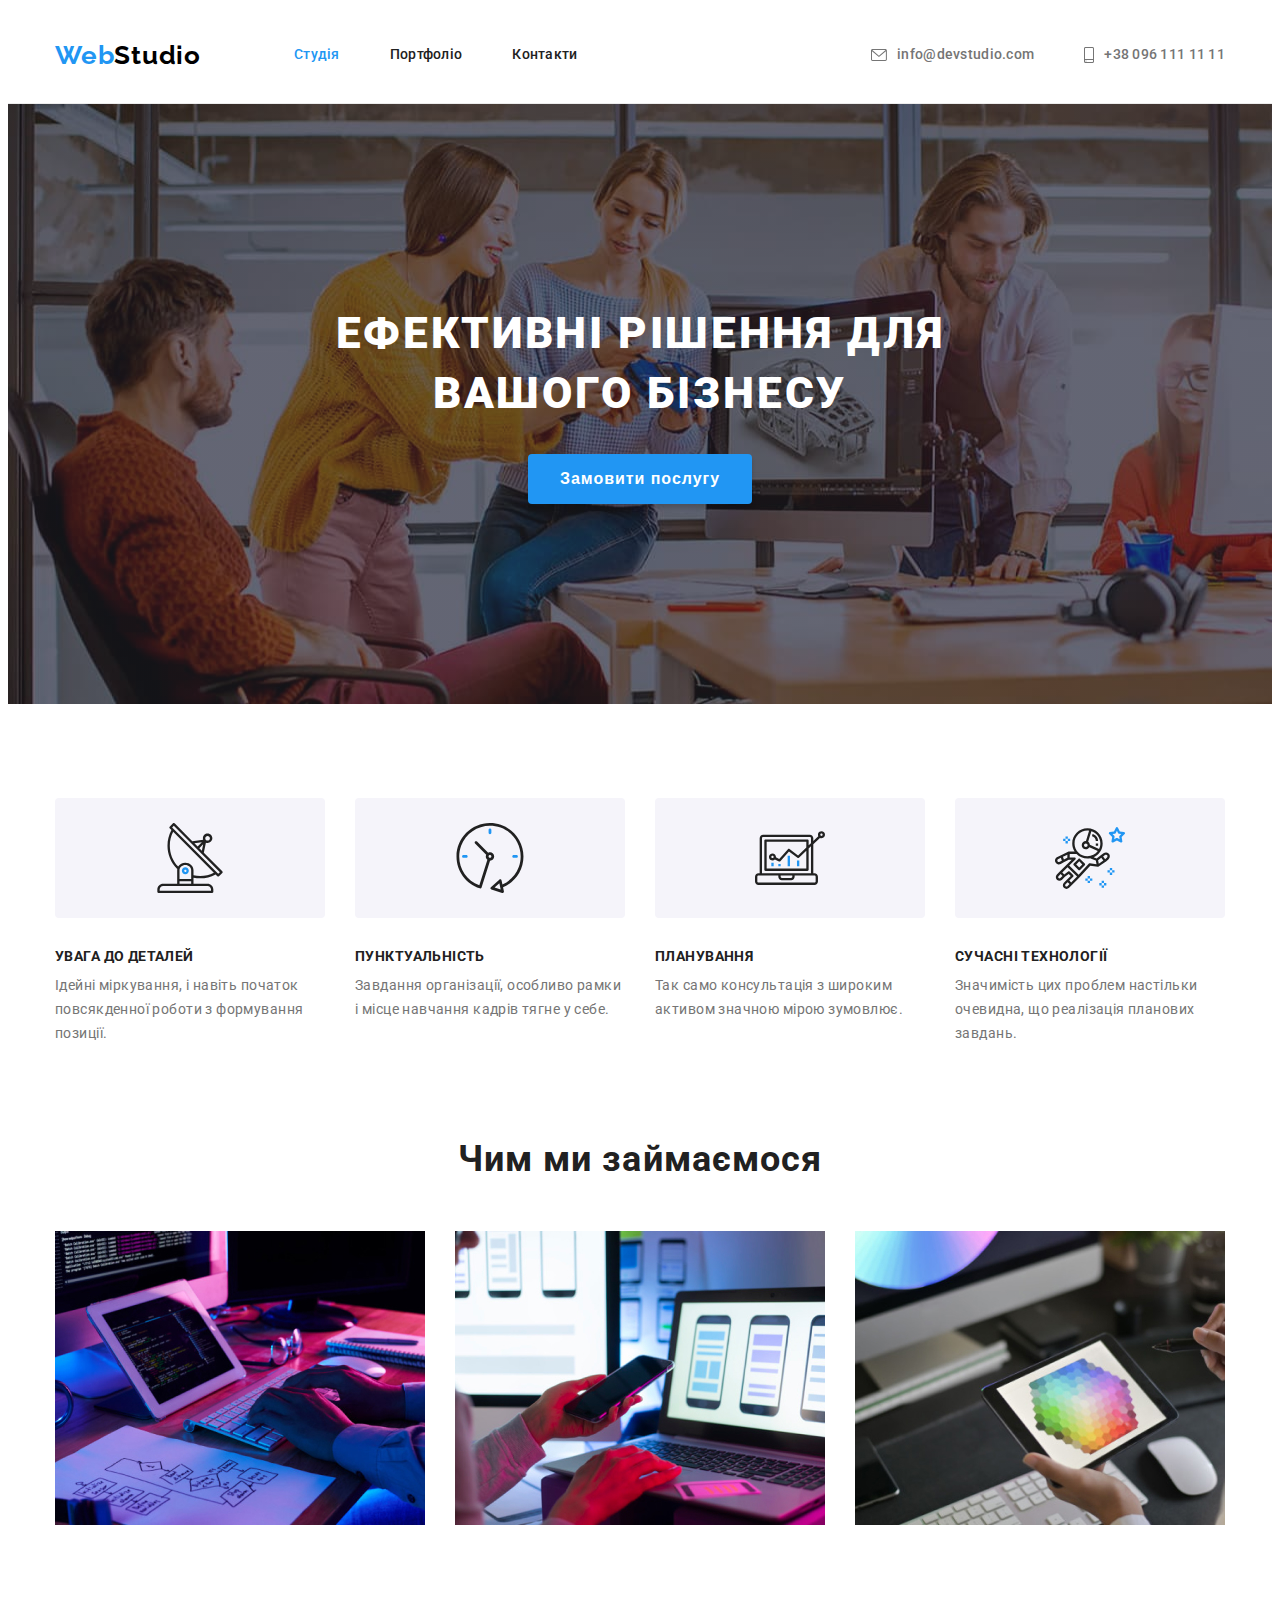
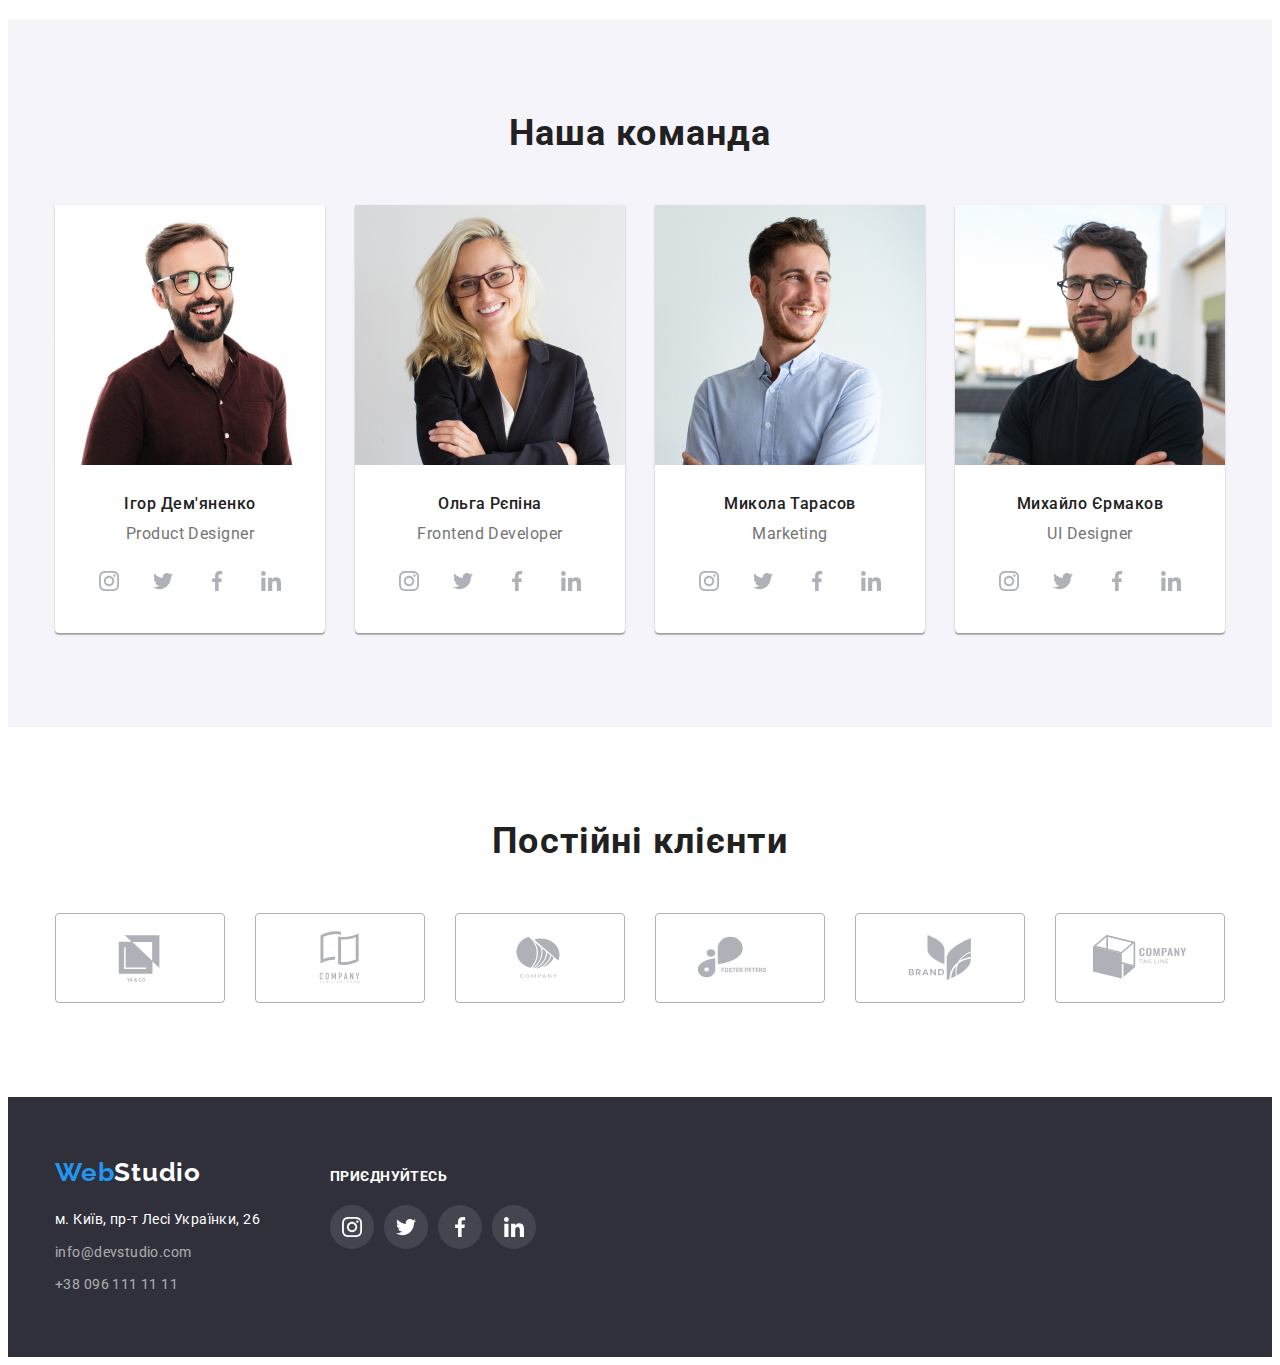
<file: index.html>
<!DOCTYPE html>
<html lang="uk">
<head>
    <meta charset="UTF-8">
    <meta http-equiv="X-UA-Compatible" content="IE=edge">
    <meta name="viewport" content="width=device-width, initial-scale=1.0">
    <link rel="stylesheet" href="https://cdnjs.cloudflare.com/ajax/libs/modern-normalize/1.1.0/modern-normalize.min.css" integrity="sha512-wpPYUAdjBVSE4KJnH1VR1HeZfpl1ub8YT/NKx4PuQ5NmX2tKuGu6U/JRp5y+Y8XG2tV+wKQpNHVUX03MfMFn9Q==" crossorigin="anonymous" referrerpolicy="no-referrer" />
    <title>Document</title>      
    <link rel="stylesheet" href="./css/styles.css">
    <link rel="preconnect" href="https://fonts.googleapis.com">
    <link rel="preconnect" href="https://fonts.gstatic.com" crossorigin>
    <link href="https://fonts.googleapis.com/css2?family=Raleway:wght@700&family=Roboto:wght@400;500;700;900&display=swap" rel="stylesheet">
</head>
<body>
    <header class="header">
      <div class="container">
            <a class="logo-web link" href="./index.html">Web<span class="logo-studio">Studio</span></a>
            <nav>
                <ul class="header-list list">
                <li class="header-item link"><a class="link current" href="./index.html">Студія</a></li>
                <li class="header-item link"><a class="link" href="./portfolio.html">Портфоліо</a></li>
                <li class="header-item link"><a class="link" href="./index.html">Контакти</a></li>
                </ul>
            </nav>
            <ul class="referents-list list">
                <li class="referents-item link mail">
                    <a class="link" href="mailto:info@devstudio.com"><svg class="referents-icon" width="16px" height="12px">
                        <use href="./images/icons.svg#icon-envelope"></use></svg>info@devstudio.com</a></li>
                <li class="referents-item link phone">
                    <a class="link" href="tel:+380961111111"><svg class="referents-icon" width="10px" height="16px">
                        <use href="./images/icons.svg#icon-smartphone"></use></svg>+38 096 111 11 11</a></li>
            </ul> 
        
      </div>
    </header>
    <main>
        <section class="hero">
       <div class="container">
        <h1 class="hero-title">Ефективні рішення для вашого бізнесу</h1>
        <button class="hero-btn" type="button" class="label">Замовити послугу</button>
        </div>
        </section>
    <section class="scills">
        <div class="container">
            <h2 class="visually-hidden">Наші переваги</h2>
                <ul class="scills-list list">
                    <li class="scills-item">
                        <div class="scills-symbol"><svg class="scills-icon" width="70px" height="70px">
                        <use href="./images/icons.svg#icon-antenna-1"></use></svg></div>
                        <h3 class="scills-title">УВАГА ДО ДЕТАЛЕЙ</h3>
                        <p class="scills-text">Ідейні міркування, і навіть початок повсякденної роботи з формування позиції.</p>
                    </li>
                    <li class="scills-item">
                        <div class="scills-symbol"><svg class="scills-icon" width="70px" height="70px">
                        <use href="./images/icons.svg#icon-clock-1"></use></svg></div>
                        <h3 class="scills-title">ПУНКТУАЛЬНІСТЬ</h3>
                        <p class="scills-text">Завдання організації, особливо рамки і місце навчання кадрів тягне у себе.</p>
                    </li>
                    <li class="scills-item">
                        <div class="scills-symbol"><svg class="scills-icon" width="70px" height="70px">
                        <use href="./images/icons.svg#icon-diagram-1"></use></svg></div>                    
                        <h3 class="scills-title">ПЛАНУВАННЯ</h3>
                        <p class="scills-text">Так само консультація з широким активом значною мірою зумовлює.</p>
                    </li>
                    <li class="scills-item">
                        <div class="scills-symbol"><svg class="scills-icon" width="70px" height="70px">
                        <use href=".//images/icons.svg#icon-astronaut-1"></use></svg></div>  
                        <h3 class="scills-title">СУЧАСНІ ТЕХНОЛОГІЇ</h3>
                        <p class="scills-text">Значимість цих проблем настільки очевидна, що реалізація планових завдань.</p>
                    </li>
                
            </ul>
        </div>
    </section>
    <section class="work-section">
     
    <div class="container">
        <h2 class="work-title">Чим ми займаємося</h2>   
        <ul class="work-list list">
            <li><img src="./images/box1.jpg" alt="розмітка майбутніх ресурсів" width="370"></li>
            <li><img src="./images/box2.jpg" alt="розробка зручних застосунків" width="370"></li>
            <li><img src="./images/box3.jpg" alt="створення застосунків для переносних пристроїв" width="370"></li>
        </ul>
    </div>
    </section>
    <section class="specialists"><div class="container">
            <h2 class="specialists-title">Наша команда</h2>
            <ul class="specialists-list list">
                <li class="spec-item"><img src="./images/img.jpg" alt="граіфчний дизайнер" width="270">
                    <div class="spec-info">
                        <h3 class="specialists-name">Ігор Дем'яненко</h3>
                        <p class="specialists-directions">Product Designer</p>
                        <ul class="spec-social list">
                            <li class="social-item">
                                <a href="" class="social-link link"><svg width="20px" height="20px" class="social-icon"><use href=".//images/icons.svg#icon-instagram-2"></use></svg></a></li>
                            <li class="social-item">
                                <a href="" class="social-link link"><svg  width="20px" height="20px" class="social-icon"><use href="./images/icons.svg#icon-twitter-1"></use><use href=""></use></svg></a></li>
                            <li class="social-item">
                                <a href="" class="social-link link"><svg  width="20" height="20px" class="social-icon"><use href="./images/icons.svg#icon-facebook-1"></use></svg></a></li>
                            <li class="social-item">
                                <a href="" class="social-link link"><svg width="20px" height="20px" class="social-icon"><use href="./images/icons.svg#icon-linkedin-1"></use></svg></a></li>
                        </ul>
                    </div></li>
                <li class="spec-item"><img src="./images/img(1).jpg" alt="розробник" width="270">
                    <div class="spec-info">
                        <h3 class="specialists-name">Ольга Рєпіна</h3>
                        <p class="specialists-directions">Frontend Developer</p>
                        <ul class="spec-social list">
                            <li class="social-item">
                                <a href="" class="social-link link"><svg width="20px" height="20px" class="social-icon"><use href="./images/icons.svg#icon-instagram-2"></use></svg></a></li>
                            <li class="social-item">
                                <a href="" class="social-link link"><svg  width="20px" height="20px" class="social-icon"><use href="./images/icons.svg#icon-twitter-1"></use><use href=""></use></svg></a></li>
                            <li class="social-item">
                                <a href="" class="social-link link"><svg  width="20" height="20px" class="social-icon"><use href="./images/icons.svg#icon-facebook-1"></use></svg></a></li>
                            <li class="social-item">
                                <a href="" class="social-link link"><svg width="20px" height="20px" class="social-icon"><use href="./images/icons.svg#icon-linkedin-1"></use></svg></a></li>
                        </ul>
                    </div></li>
                <li class="spec-item"><img src="./images/img(2).jpg" alt="маркетолог" width="270">
                    <div class="spec-info">
                        <h3 class="specialists-name">Микола Тарасов</h3>
                        <p class="specialists-directions">Marketing</p>
                        <ul class="spec-social list">
                            <li class="social-item">
                                <a href="" class="social-link link"><svg width="20px" height="20px" class="social-icon"><use href="./images/icons.svg#icon-instagram-2"></use></svg></a></li>
                            <li class="social-item">
                                <a href="" class="social-link link"><svg  width="20px" height="20px" class="social-icon"><use href="./images/icons.svg#icon-twitter-1"></use><use href=""></use></svg></a></li>
                            <li class="social-item">
                                <a href="" class="social-link link"><svg  width="20" height="20px" class="social-icon"><use href="./images/icons.svg#icon-facebook-1"></use></svg></a></li>
                            <li class="social-item">
                                <a href="" class="social-link link"><svg width="20px" height="20px" class="social-icon"><use href="./images/icons.svg#icon-linkedin-1"></use></svg></a></li>
                        </ul>
                    </div></li>
                <li class="spec-item"><img src="./images/img(3).jpg" alt="креативний спеціаліст" width="270">
                    <div class="spec-info">
                        <h3 class="specialists-name">Михайло Єрмаков</h3>
                        <p class="specialists-directions">UI Designer</p>
                        <ul class="spec-social list">
                            <li class="social-item">
                                <a href="" class="social-link link"><svg width="20px" height="20px" class="social-icon"><use href="./images/icons.svg#icon-instagram-2"></use></svg></a></li>
                            <li class="social-item">
                                <a href="" class="social-link link"><svg  width="20px" height="20px" class="social-icon"><use href="./images/icons.svg#icon-twitter-1"></use><use href=""></use></svg></a></li>
                            <li class="social-item">
                                <a href="" class="social-link link"><svg  width="20" height="20px" class="social-icon"><use href="./images/icons.svg#icon-facebook-1"></use></svg></a></li>
                            <li class="social-item">
                                <a href="" class="social-link link"><svg width="20px" height="20px" class="social-icon"><use href="./images/icons.svg#icon-linkedin-1"></use></svg></a></li>
                        </ul>
                    </div></li>
            </ul>
      </div>
    </section>
<section class="clients">
    <div class="container">
        <h2 class="clients-title">Постійні клієнти</h2>
        <ul class="clients-list list">
            <li class="clients-item">
                <a href="" class="clients-link link">
                    <svg class="clients-icon" width="106px" height="60px">
                    <use href="./images/icons.svg#icon-Logo"></use></svg></a></li>
            <li class="clients-item">
                <a href="" class="clients-link link">
                    <svg class="clients-icon" width="106px" height="60px">
                    <use href="./images/icons.svg#icon-Logo-2"></use></svg></a></li>
            <li class="clients-item">
                <a href="" class="clients-link link">
                    <svg class="clients-icon" width="106px" height="60px">
                    <use href="./images/icons.svg#icon-Logo-3"></use></svg></a></li>
            <li class="clients-item">
                <a href="" class="clients-link link">
                    <svg class="clients-icon" width="106px" height="60px">
                    <use href="./images/icons.svg#icon-Logo-4"></use></svg></a></li>
            <li class="clients-item">
                <a href="" class="clients-link link">
                    <svg class="clients-icon" width="106px" height="60px">
                    <use href="./images/icons.svg#icon-Logo-5"></use></svg></a></li>
            <li class="clients-item">
                <a href="" class="clients-link link">
                    <svg class="clients-icon" width="106px" height="60px">
                    <use href="./images/icons.svg#icon-Logo-6"></use></svg></a></li>
        </ul>
    </div>
</section>
</main>
    <footer class="footer">
        <div class="container">
            <div class="network-container">
                <a class="logo-web link", href="./index.html">Web<span class="logo-studio">Studio</span></a>
                <address class="adress">
                    <ul class="footer-list list">
                        <li class="footer-item"><a class="footer-link link" href="mailto:https://www.google.com/maps/d/embed?mid=10uSM3H-mIU3GznYo2szRIEphczw&hl=en_US&ehbc=2E312F">м. Київ, пр-т Лесі Українки, 26</a></li>
                        <li class="footer-item"><a class="footer-link link" href="mailto:info@devstudio.com">info@devstudio.com</a></li>
                        <li class="footer-item"><a class="footer-link link" href="tel:+380961111111">+38 096 111 11 11</a></li>
                    </ul>
                </address>
            </div>              
            <div class="socials-wisit-it">
                <p class="socials-title">приєднуйтесь</p>
                <ul class="socials-list list">
                    <li class="socials-item">
                        <a href="" class="socials-link link">
                        <svg class="socials-icon" width="20px" height="20px">
                        <use href="./images/icons.svg#icon-instagram-2"></use></svg></a></li>
                    <li class="socials-item">
                        <a href="" class="socials-link link">
                        <svg class="socials-icon" width="20px" height="20px">
                        <use href="./images/icons.svg#icon-twitter-1"></use></svg></a></li>
                    <li class="socials-item">
                        <a href="" class="socials-link link">
                        <svg class="socials-icon" width="20px" height="20px">
                        <use href="./images/icons.svg#icon-facebook-1"></use></svg></a></li>
                    <li class="socials-item">
                        <a href="" class="socials-link link">
                        <svg class="socials-icon" width="20px" height="20px">
                        <use href="./images/icons.svg#icon-linkedin-1"></use></svg></a></li>
                </ul>
            </div>   
        </div>
        </footer>
</body>
</html>
</file>
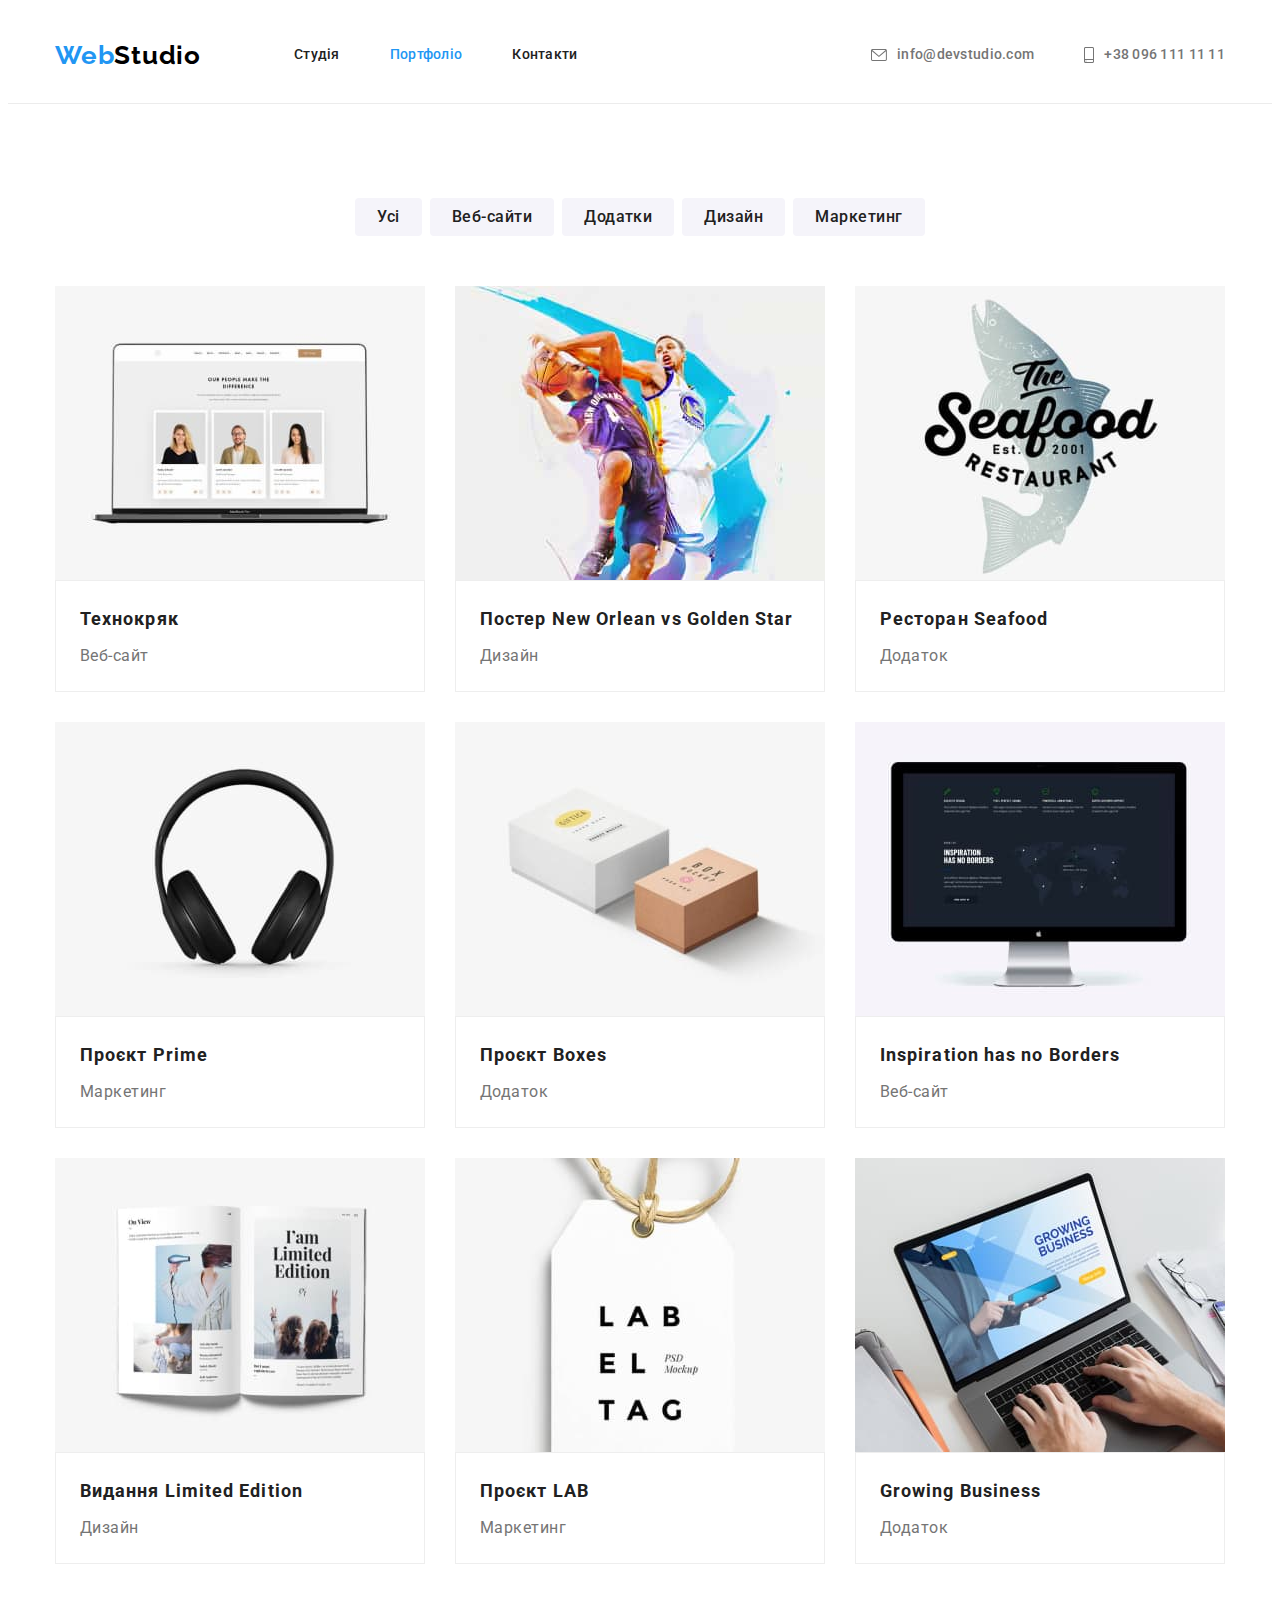
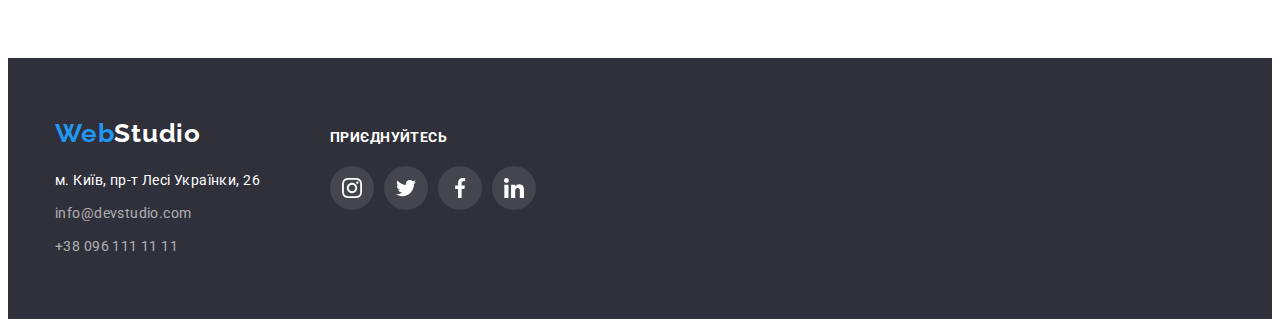
<file: portfolio.html>
<!DOCTYPE html>
<html lang="en">
<head>
    <meta charset="UTF-8">
    <meta http-equiv="X-UA-Compatible" content="IE=edge">
    <meta name="viewport" content="width=device-width, initial-scale=1.0">
    <link rel="stylesheet" href="https://cdnjs.cloudflare.com/ajax/libs/modern-normalize/1.1.0/modern-normalize.min.css" integrity="sha512-wpPYUAdjBVSE4KJnH1VR1HeZfpl1ub8YT/NKx4PuQ5NmX2tKuGu6U/JRp5y+Y8XG2tV+wKQpNHVUX03MfMFn9Q==" crossorigin="anonymous" referrerpolicy="no-referrer" />
    <title>Document</title>
    <link rel="stylesheet" href="./css/styles.css">
    <link rel="preconnect" href="https://fonts.googleapis.com">
    <link rel="preconnect" href="https://fonts.gstatic.com" crossorigin>
    <link href="https://fonts.googleapis.com/css2?family=Raleway:wght@700&family=Roboto:wght@400;500;700;900&display=swap" rel="stylesheet">
</head>
<body>
    <header class="header">
        <div class="container">
              <a class="logo-web link" href="./index.html">Web<span class="logo-studio">Studio</span></a>
              <nav>
                  <ul class="header-list list">
                  <li class="header-item link"><a class="link" href="./index.html">Студія</a></li>
                  <li class="header-item link"><a class="link current" href="./portfolio.html">Портфоліо</a></li>
                  <li class="header-item link"><a class="link" href="./index.html">Контакти</a></li>
                  </ul>
              </nav>
              <ul class="referents-list list">
                <li class="referents-item link mail">
                    <a class="link" href="mailto:info@devstudio.com"><svg class="referents-icon" width="16px" height="12px">
                        <use href="./images/icons.svg#icon-envelope"></use></svg>info@devstudio.com</a></li>
                <li class="referents-item link phone">
                    <a class="link" href="tel:+380961111111"><svg class="referents-icon" width="10px" height="16px">
                        <use href="./images/icons.svg#icon-smartphone"></use></svg>+38 096 111 11 11</a></li>
            </ul> 
          
        </div>
      </header>
    <main >
        <section class="superhero navigation">
           <div class="container">
                <ul class="navigation-list list">
                <li class="navigation-item"><button class="navigation-btn" type="button" class="label">Усі</button></li>
                <li class="navigation-item"><button class="navigation-btn" type="button" class="label">Веб-сайти</button></li>
                <li class="navigation-item"><button class="navigation-btn" type="button" class="label">Додатки</button></li>
                <li class="navigation-item"><button class="navigation-btn" type="button" class="label">Дизайн</button></li>
                <li class="navigation-item"><button class="navigation-btn" type="button" class="label">Маркетинг</button></li>
                </ul>
               <h1 class="visually-hidden">Перелік продуктів</h1>
            <ul class="superhero-list list">
                <li class="superhero-item">
                    <a class="superhero-link link" href="./portfolio.html"><img src="./images/img2.jpg" alt="ноутбук" width="370">
                       <div class="superhero-box">
                            <h2 class="superhero-title">Технокряк</h2>
                            <p class="superhero-descr">Веб-сайт</p>
                       </div></a>
                </li>
                <li class="superhero-item">
                    <a class="superhero-link link" href="./portfolio.html"><img src="./images/img2(1).jpg" alt="баскетбол" width="370">
                     <div class="superhero-box">
                            <h2 class="superhero-title">Постер New Orlean vs Golden Star</h2>
                            <p class="superhero-descr">Дизайн</p>
                     </div></a>
                </li>
                <li class="superhero-item">
                    <a class="superhero-link link" href="./portfolio.html"><img src="./images/img2(2).jpg" alt="логотип ресторану"width="370">
                      <div class="superhero-box">
                            <h2 class="superhero-title">Ресторан Seafood</h2>
                            <p class="superhero-descr">Додаток</p>
                      </div></a>
                </li>
                <li class="superhero-item">
                    <a class="superhero-link link" href="./portfolio.html"><img src="./images/img2(3).jpg" alt="гаджети"width="370">
                       <div class="superhero-box">
                            <h2 class="superhero-title">Проєкт Prime</h2>
                            <p class="superhero-descr">Маркетинг</p>
                       </div></a>
                </li>
                <li class="superhero-item">
                    <a class="superhero-link link" href="./portfolio.html"><img src="./images/img2(4).jpg" alt="застосунки"width="370">
                        <div class="superhero-box">
                            <h2 class="superhero-title">Проєкт Boxes</h2>
                            <p class="superhero-descr">Додаток</p>
                        </div></a>
                </li>
                <li class="superhero-item">
                    <a class="superhero-link link" href="./portfolio.html"><img src="./images/img2(5).jpg" alt="веб-сайти" width="370">
                     <div class="superhero-box">
                            <h2 class="superhero-title">Inspiration has no Borders</h2>
                            <p class="superhero-descr">Веб-сайт</p>
                     </div></a>
                </li>
                <li class="superhero-item">
                    <a class="superhero-link link" href="./portfolio.html"><img src="./images/img2(6).jpg" alt="корисна література" width="370">
                        <div class="superhero-box">
                            <h2 class="superhero-title">Видання Limited Edition</h2>
                            <p class="superhero-descr">Дизайн</p>
                        </div></a>
                </li>
                <li class="superhero-item">
                    <a class="superhero-link link" href="./portfolio.html"><img src="./images/img2(7).jpg" alt="маркетинг-проєкт" width="370">
                        <div class="superhero-box">
                            <h2 class="superhero-title">Проєкт LAB</h2>
                            <p class="superhero-descr">Маркетинг</p>
                        </div></a>
                </li>
                <li class="superhero-item">
                    <a class="superhero-link link" href="./portfolio.html"><img src="./images/img2(8).jpg" alt="лаптоп-додаток" width="370">
                   <div class="superhero-box">
                            <h2 class="superhero-title">Growing Business</h2>
                            <p class="superhero-descr">Додаток</p> 
                   </div> </a>
                               
                </li>
            </ul>
           </div>
    </section>
   
      
    </main>
    <footer class="footer">
        <div class="container">
            <div class="network-container">
                <a class="logo-web link", href="./index.html">Web<span class="logo-studio">Studio</span></a>
                <address class="adress">
                    <ul class="footer-list list">
                        <li class="footer-item"><a class="footer-link link" href="mailto:https://www.google.com/maps/d/embed?mid=10uSM3H-mIU3GznYo2szRIEphczw&hl=en_US&ehbc=2E312F">м. Київ, пр-т Лесі Українки, 26</a></li>
                        <li class="footer-item"><a class="footer-link link" href="mailto:info@devstudio.com">info@devstudio.com</a></li>
                        <li class="footer-item"><a class="footer-link link" href="tel:+380961111111">+38 096 111 11 11</a></li>
                    </ul>
                </address>
            </div>              
            <div class="socials-wisit-it">
                <p class="socials-title">приєднуйтесь</p>
                <ul class="socials-list list">
                    <li class="socials-item">
                        <a href="" class="socials-link link">
                        <svg class="socials-icon" width="20px" height="20px">
                        <use href="./images/icons.svg#icon-instagram-2"></use></svg></a></li>
                    <li class="socials-item">
                        <a href="" class="socials-link link">
                        <svg class="socials-icon" width="20px" height="20px">
                        <use href="./images/icons.svg#icon-twitter-1"></use></svg></a></li>
                    <li class="socials-item">
                        <a href="" class="socials-link link">
                        <svg class="socials-icon" width="20px" height="20px">
                        <use href="./images/icons.svg#icon-facebook-1"></use></svg></a></li>
                    <li class="socials-item">
                        <a href="" class="socials-link link">
                        <svg class="socials-icon" width="20px" height="20px">
                        <use href="./images/icons.svg#icon-linkedin-1"></use></svg></a></li>
                </ul>
            </div>   
        </div>
        </footer>
</body>
</html>
</file>
<file: css/styles.css>
*,
*:before,
*:after {
box-sizing: border-box;
}
:root{
--primary-text-color: #212121;
--referent-text-color: #757575;
--title-text-color: #FFFFFF;
--accent-color: #2196F3;
--studio-color: #000000;
--scills-text-color: #F5F4FA;
--hero-background-color: #2F303A;
--svg-color: #afb1b8;
}
body{
font-family: 'Roboto', sans-serif;
background-color: var(--title-text-color);
font-size: 14px;
letter-spacing: 0.03em;
}

p,
h1,
h2,
h3,
h4,
h5,
h6{
margin: 0;
}
ul, ol{
margin: 0;
padding-left: 0;
}
img{
display: block;
max-width: 100%;
height: auto;
}
address{
font-style: normal;
}
button{
display: block;
cursor: pointer;
border: none;
border-radius: 4px;
}
.list{
list-style: none;
padding-left: 0;
margin: 0;
}
.link{
text-decoration: none;
color: inherit;
}
.logo-web{
font-family: Raleway, sans-serif;
font-weight: 700;
font-size: 26px;
line-height: 1.19;  
letter-spacing: 0.03em;
color: var(--accent-color);
}
.container {
width: 1200px;
margin: 0 auto;
padding: 0 15px;
}
/*-------------------------header-------------------*/
.header .container{
display: flex;
align-items: center;
justify-content: center;
}
.header .logo-studio{
color: var(--studio-color);
}
footer .logo-studio{
color: var(--title-text-color);
}
.header-item.link{
font-weight: 500;
font-size: 14px;
line-height: 1.14;
letter-spacing: 0.02em;
color: var(--primary-text-color);    
}
.header a.link{
padding: 32px 0;
display: inline-block;   
}
nav{
margin-left: 93px;
}
.header-list{
display: flex;
gap: 50px;
}
.link:hover,
.link:focus{
color: var(--accent-color);
outline: none;
}
a.link.current{
color: var(--accent-color);
}
.referents-icon{
fill: currentColor;
margin-right: 10px;
}
.referents-icon:hover{
fill: var(--accent-color);
}
.referents-list{
display: flex;
margin-left: auto;
gap: 50px;

font-weight: 500;
font-size: 14px;
line-height: 1.14;
letter-spacing: 0.02em;
color: var(--referent-text-color);
}  
.referents-item.link a.link{
padding: 32px 0;
display: flex;
align-items: center;
justify-content: center;
}
/*-------------------------------------HERO---------------------------*/
.hero{
background-image: linear-gradient(to right, rgba(47, 48, 58, 0.4), 
rgba(47, 48, 58, 0.4)),
url("../images/studiobg.jpg");
background-repeat: no-repeat;
background-size: cover;
background-color: var(--hero-background-color);
padding: 200px 0;
text-align: center;
max-width: 1600px;
max-height: 600px;
margin: 0 auto;
}
.hero .container{
display: block;
}
.hero-title{
margin: 0 auto;
width: 696px;
margin-bottom: 30px;

font-weight: 900;
font-size: 44px;
line-height: 1.36;
letter-spacing: 0.06em;
text-transform: uppercase;
color: var(--title-text-color);
}
.hero-btn{
background: var(--accent-color);
box-shadow: 0px 4px 4px rgba(0, 0, 0, 0.15);
border-radius: 4px;
border-color: var(--accent-color);
color: var(--title-text-color);
font-weight: 700;
font-size: 16px;
line-height: 1.88;
letter-spacing: 0.06em;
min-width: 216px;
margin: 0 auto;
padding: 10px 32px;
}
.visually-hidden{
position: absolute;
width: 1px;
height: 1px;
margin: -1px;
border: 0;
white-space: nowrap;
clip-path: inset(100%);
clip: rect(0 0 0 0);
overflow: hidden;
}
/*--------------------------SCILLS-------------------------------*/
.scills-list{
display: flex;
gap: 30px;
}
.scills{
padding: 94px 0;
}
.scills-symbol{
display: flex;
justify-content: center;
align-items: center;
width: 270px;
height: 120px;
background: #F5F4FA;
border-radius: 4px;
margin-bottom: 30px;
}
.scills-title{
font-weight: 700;
font-size: 14px;
line-height: 16px;
letter-spacing: 0.03em;
text-transform: uppercase;
color: var(--primary-text-color);
margin-bottom: 10px;
}
.scills-item{
justify-content: center;
font-weight: 400; 
font-size: 14px; 
line-height: 1.71; 
letter-spacing: 0.03em; 
color: var(--referent-text-color);
}
/*-----------------------WORK---------------------------*/
.work-section{
padding-bottom: 94px;   
}
.work-section .container{
display: block;
width: 1200px;
padding-top: 0;
}
.work-list{
display: flex;
gap: 30px;
justify-content: center;
margin: 0 auto;
}
.work-title{
text-align: center; 
font-style: normal;
font-weight: 700;
font-size: 36px;
line-height: 1.16;
letter-spacing: 0.03em;
color: var(--primary-text-color);
margin-bottom: 50px;
}
/*----------------------------SPECIALISTS-------------------------------*/
.specialists{
background: var(--scills-text-color);  
padding: 94px 0;
}
.specialists-list{
display: flex;
gap: 30px;
}
.specialists-title{
text-align: center; 
font-weight: 700;
font-size: 36px;
line-height: 1.16;
letter-spacing: 0.03em;
color: var(--primary-text-color);
margin-bottom: 50px;
}
.spec-social{
display: flex;
justify-content: center;
gap: 10px;
}
.social-link{  
display: flex;
justify-content: center;
align-items: center;
width: 44px;
height: 44px;
background-color: var(--title-text-color);
fill: var(--svg-color);
border-radius: 50%;
}
.social-link:hover,
.social-link:focus{
fill: var(--title-text-color);
background-color: var(--accent-color);
}
.spec-item{
background: #FFFFFF;
box-shadow: 0px 1px 3px rgba(0, 0, 0, 0.12), 0px 1px 1px rgba(0, 0, 0, 0.14), 0px 2px 1px rgba(0, 0, 0, 0.2);
border-radius: 0px 0px 4px 4px;
}
.spec-info{
padding: 30px 0;
text-align: center;  
}
.specialists-name{
font-weight: 500;
font-size: 16px;
line-height: 1.18;
letter-spacing: 0.03em;
color: var(--primary-text-color);
margin-bottom: 10px;
}
.specialists-directions{
font-weight: 400;
font-size: 16px;
line-height: 1.19;
letter-spacing: 0.03em;
color: var(--referent-text-color);
margin-bottom: 16px;
}
/*------------------------------------clients--------------------*/
.clients{
padding-top: 94px;
padding-bottom: 94px;
}
.clients-title{
text-align: center; 
font-weight: 700;
font-size: 36px;
line-height: 1.16;
letter-spacing: 0.03em;
color: var(--primary-text-color);
margin-bottom: 50px;
}
.clients-list{
display: flex; 
gap: 30px;
}
.clients-link{
display: flex;
justify-content: center;
align-items: center;  

fill: var(--svg-color);
border: 1px solid var(--svg-color);
border-radius: 4px;  
min-height: 90px;width: 170px;
}
.clients-link:hover, .clients-link:focus{
fill: var(--accent-color);  
border-color: var(--accent-color);
}   
/*----------------------FOOTER------------------------------*/
.footer .container{
display: flex;
align-items: baseline;
}
.footer{
display: flex;
padding: 60px 0;
background-color: var(--hero-background-color);
}
.adress{
font-style: normal;
margin-top: 20px;
}
.footer-link{
font-size: 14px;
line-height: 1.71;
letter-spacing: 0.03em;
color: var(--title-text-color);
}
.footer-list .footer-item:not(:first-child):not(:first-child){
opacity: 60%;
margin-top: 9px;
}
.socials-wisit-it{
margin-left: 70px;
}
.socials-title{
color: var(--title-text-color);
font-weight: 700;
font-size: 14px;
line-height: 1.14;
letter-spacing: 0.03em;
text-transform: uppercase;
margin-bottom: 20px;
}
.socials-list{
display: flex;
gap: 10px;
}
.socials-link{  
display: flex;
justify-content: center;
align-items: center;
width: 44px;
height: 44px;
}
.socials-icon{
fill: var(--title-text-color);
}
.socials-item{
background: rgba(255, 255, 255, 0.1);
border-radius: 50%;
}
.socials-link:hover,
.socials-link:focus{
background-color: var(--accent-color);
border-radius: 50%;
}
/*----------------------------------PORTFOLIO--------------------*/
.header{
border-bottom: 1px solid #ECECEC;
}
.superhero.navigation{
background-color: var(--title-text-color);
padding-top: 94px;
padding-bottom: 94px;
}
.navigation-list{
display: flex;
justify-content: center;
margin-bottom: 50px;
}
.navigation-item:not(:last-child){
margin-right: 8px;
}
.superhero-list{
display: flex;
flex-wrap: wrap;
gap: 30px;
}
.superhero-item{
width: 370px;
}
.superhero-link:hover, .superhero-link:focus{
display: block;
border: 1px solid #EEEEEE;
box-shadow: 0px 1px 1px rgba(0, 0, 0, 0.12), 
0px 4px 4px rgba(0, 0, 0, 0.06), 
1px 4px 6px rgba(0, 0, 0, 0.16);
}
.superhero-title {
font-weight: 700;
font-size: 18px;
line-height: 2;
letter-spacing: 0.06em;
color: var(--primary-text-color);
}
.superhero-box{
padding: 20px 24px;
border: 1px solid #EEEEEE;
}
.superhero-title{
margin-bottom: 4px;
}
.superhero-descr{
font-weight: 400;
font-size: 16px;
line-height: 1.88;
letter-spacing: 0.03em;
color: var(--referent-text-color);
}
.navigation-btn{
font-family: inherit;
cursor: pointer;
font-weight: 500;
font-size: 16px;
line-height: 1.62;
text-align: center;
letter-spacing: 0.03em;
color: var(--primary-text-color);
background-color: var(--scills-text-color);
border-radius: 4px;
padding: 6px 22px;
}
.navigation-btn:hover,
.navigation-btn:focus{
background-color: var(--accent-color);
color: var(--title-text-color);
border-radius: 4px;
outline: none; 
box-shadow: 0px 3px 1px rgba(0, 0, 0, 0.1), 0px 1px 2px rgba(0, 0, 0, 0.08), 0px 2px 2px rgba(0, 0, 0, 0.12);
}
</file>
